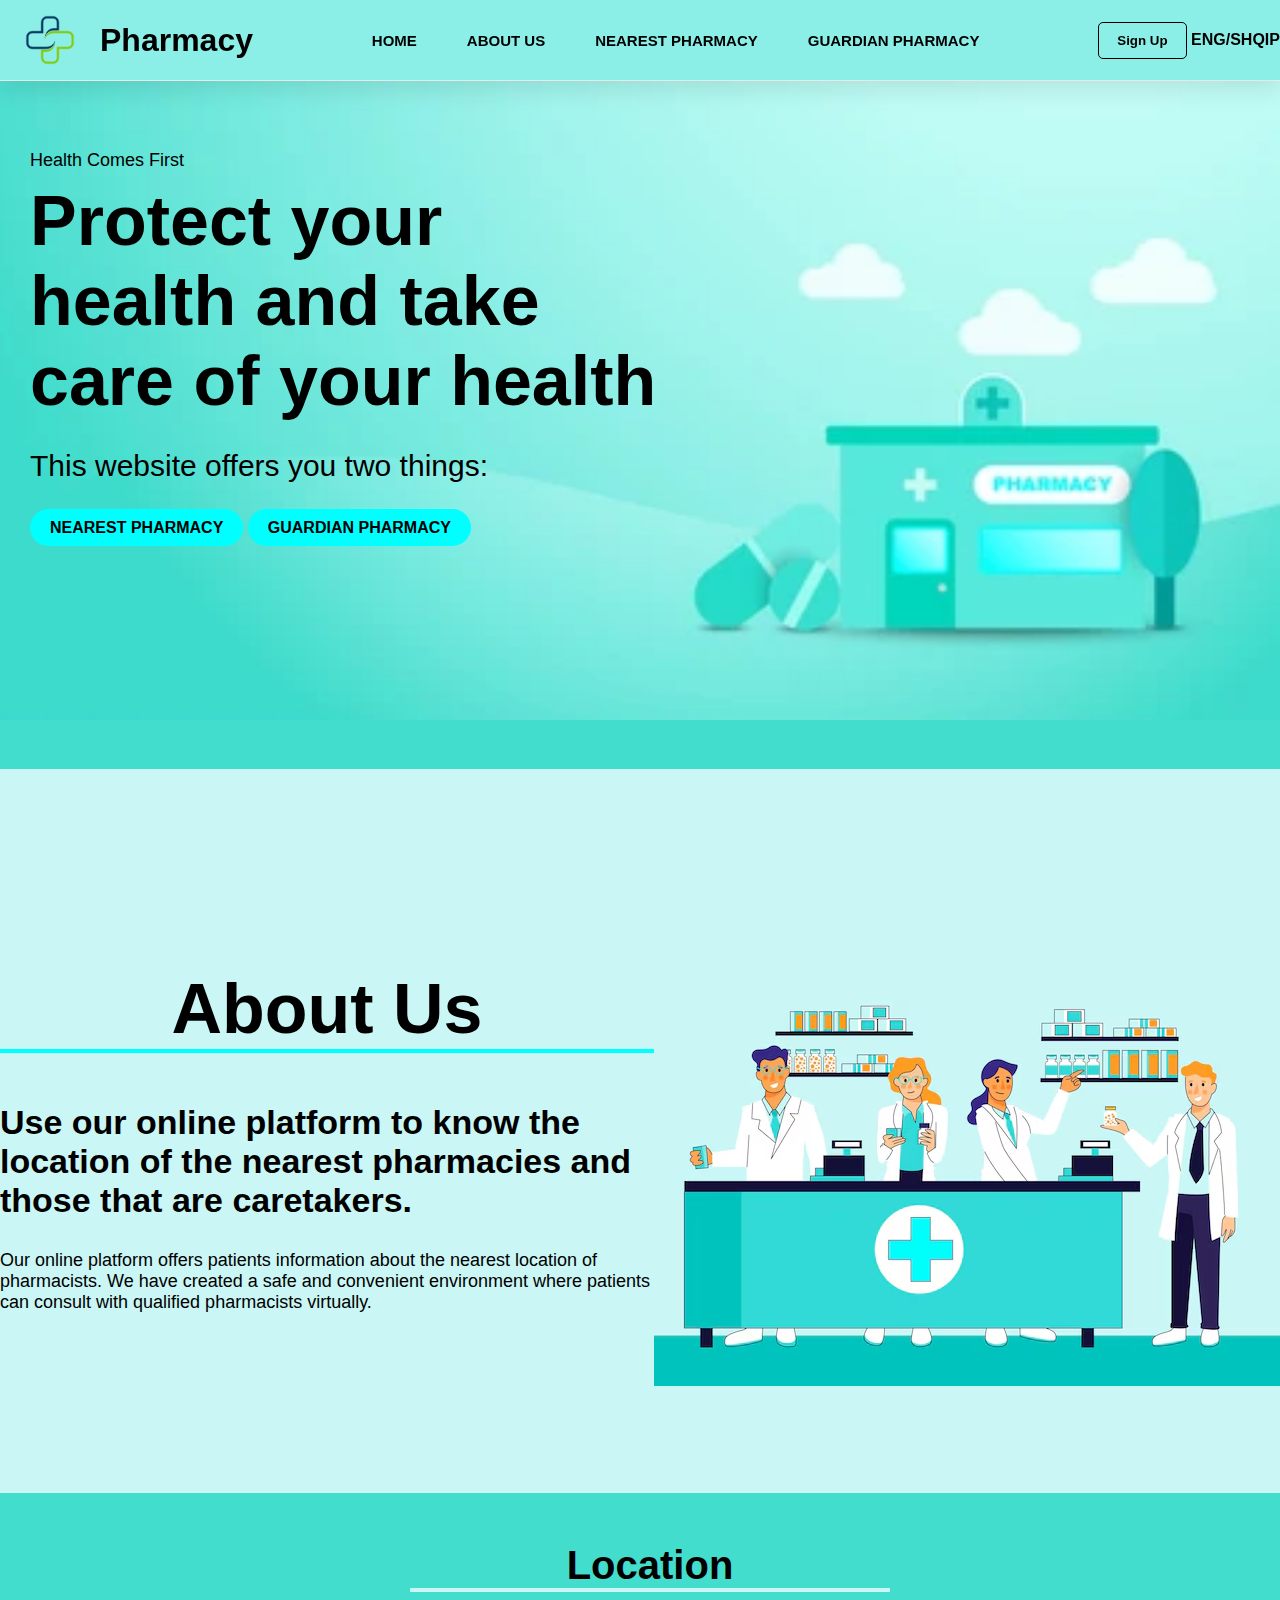
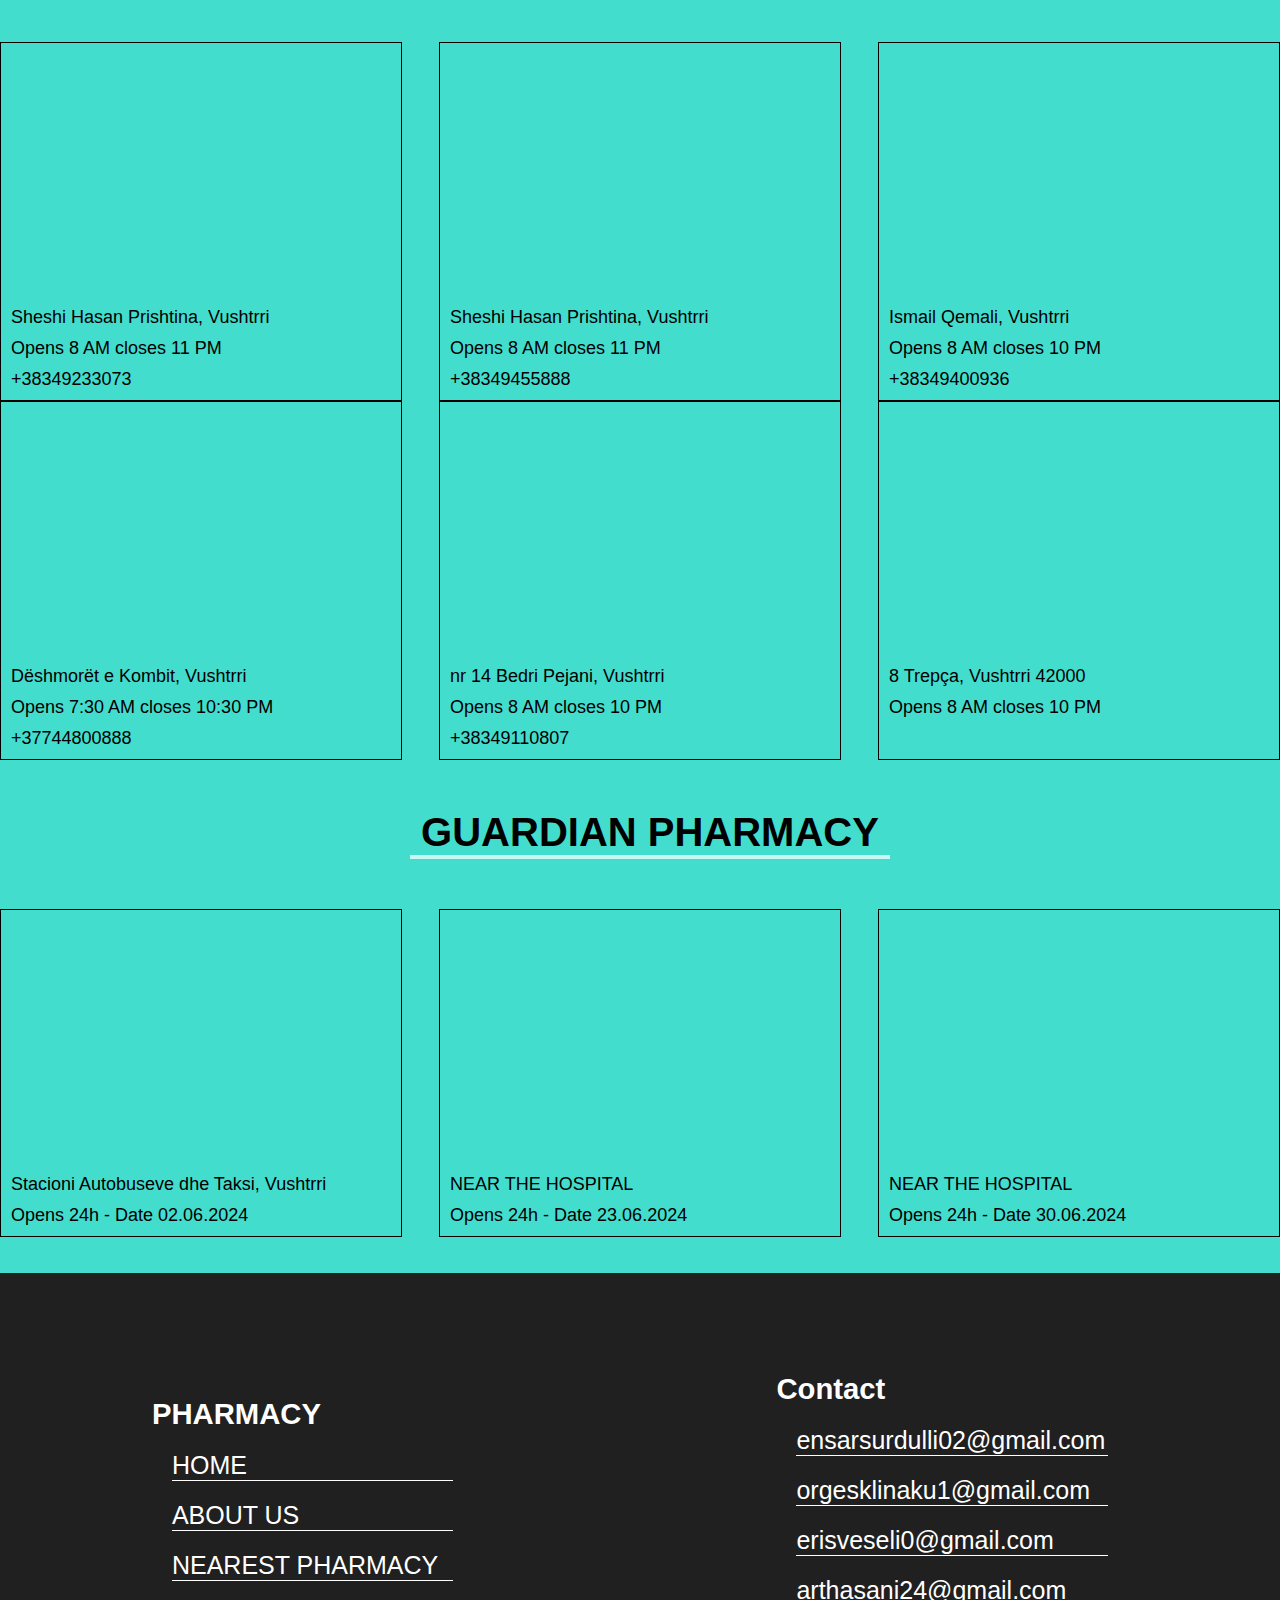
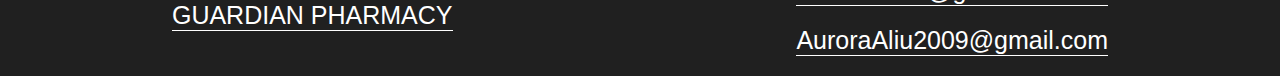
<file: index.html>
<!DOCTYPE html>
<html lang="en">

<head>
    <meta charset="UTF-8">
    <meta name="viewport" content="width=device-width, initial-scale=1.0">
    <title>Pharmacy</title>
    <link rel="stylesheet" href="style.css">
    <link rel="stylesheet" href="https://cdnjs.cloudflare.com/ajax/libs/font-awesome/6.5.2/css/all.min.css"
        integrity="sha512-SnH5WK+bZxgPHs44uWIX+LLJAJ9/2PkPKZ5QiAj6Ta86w+fsb2TkcmfRyVX3pBnMFcV7oQPJkl9QevSCWr3W6A=="
        crossorigin="anonymous" referrerpolicy="no-referrer" />
    <link rel="preconnect" href="https://fonts.googleapis.com">
    <link rel="preconnect" href="https://fonts.gstatic.com" crossorigin>
    <link
        href="https://fonts.googleapis.com/css2?family=Poppins:ital,wght@0,100;0,200;0,300;0,400;0,500;0,600;0,700;0,800;0,900;1,100;1,200;1,300;1,400;1,500;1,600;1,700;1,800;1,900&display=swap"
        rel="stylesheet">
</head>

</head>

<body>

    <div class="al">
        <header>
            <section class="navi" >
                <div class="container">
                    <div class="all">
                        <div class="nav">
                            <div class="logoja">
                                <h1 class="logo"><img width="100px" src="logos.png" alt=""> Pharmacy</h1>
                            </div>
                            <div class="nav-links">
                                <div class="menu">
                                    <ul>

                                        <li><a class="home" href="#home">HOME</a></li>
                                        <li><a href="#aboutus">ABOUT US</a></li>
                                        <li><a href="#nearest">NEAREST PHARMACY</a></li>
                                        <li><a href="#guardian">GUARDIAN PHARMACY</a></li>
                                    </ul>
                                </div>
                            </div>
                            <div class="sign-in">
                                <button><a href="sign.html">Sign Up</a></button>
                                <a href="index.html">ENG</a><span><a href="shqip.html">/SHQIP</a></span>
                           
                            </div>
                            <img class="icon" src="menu.svg" alt="">
                        </div>
                    </div>
                </div>
            </section>
        </header>
        <section class="banneri" id="home">
            <div class="container">
                <div class="bll">
                    <div class="banner">
                        <div class="banner-left">
                            <span><i class="fa-solid fa-heart"></i>Health Comes First</span>
                            <h1>Protect your health 
                                and take care of your health</h1>
                            <br>
                            <p>This website offers you two things:</p>
                            <br><br>
                            <div class="aja">
                            <a class="teaferta" href="#nearest">NEAREST PHARMACY</a>

                            <a class="kujdestare" href="#guardian">GUARDIAN PHARMACY</a>
                        </div>
                    </div>
                        <div class="banner-right">

                        </div>
                    </div>
                </div>
            </div>
        </section>
        <section class="aboutus" id="aboutus">
            <div class="container">
                <div class="teall">
                    <div class="left">
                        <h1>About <span>Us</span></h1>
                        <h3>Use our online platform to know the location of the nearest pharmacies and those that are
                            caretakers.</h3>
                        <p>Our online platform offers patients information about the nearest location of pharmacists. We
                            have created a safe and convenient environment where patients can consult with qualified
                            pharmacists virtually. </p>
                    </div>
                    <div class="right">
                        <img src="bak.png" alt="">
                    </div>
                </div>

            </div>
        </section>
        <section class="nearest" id="nearest">
            <div class="container">

                <div class="cll">
                    <h1>Location</h1>

                    <div class="tegjitha">

                        <div class="epara">
                            <iframe
                                src="https://www.google.com/maps/embed?pb=!1m18!1m12!1m3!1d5153.799921110508!2d20.957899726175093!3d42.82329209306952!2m3!1f0!2f0!3f0!3m2!1i1024!2i768!4f13.1!3m3!1m2!1s0x13535b5b58040a3f%3A0xc9492e74fc6580d7!2sBlerta%20Pharm%20Vushtrri!5e1!3m2!1sen!2s!4v1718828304309!5m2!1sen!2s"
                                width="400" height="250" style="border:0;" allowfullscreen="" loading="lazy"
                                referrerpolicy="no-referrer-when-downgrade"></iframe>
                            <p><i class="fa-solid fa-location-dot"></i>Sheshi Hasan Prishtina, Vushtrri </p>
                            <p><i class="fa-regular fa-clock"></i> Opens 8 AM closes 11 PM</p>
                            <p><i class="fa-solid fa-phone"></i> +38349233073</p>
                        </div>
                        <div class="epara">
                            <iframe
                                src="https://www.google.com/maps/embed?pb=!1m18!1m12!1m3!1d5153.799921110508!2d20.957899726175093!3d42.82329209306952!2m3!1f0!2f0!3f0!3m2!1i1024!2i768!4f13.1!3m3!1m2!1s0x13535b5ebcbab1f1%3A0xc0b804ca503e464!2sHUMANA-V%2C%20Vushtrri!5e1!3m2!1sen!2s!4v1718828211335!5m2!1sen!2s"
                                width="400" height="250" style="border:0;" allowfullscreen="" loading="lazy"
                                referrerpolicy="no-referrer-when-downgrade"></iframe>
                            <p><i class="fa-solid fa-location-dot"></i> Sheshi Hasan Prishtina, Vushtrri </p>
                            <p><i class="fa-regular fa-clock"></i> Opens 8 AM closes 11 PM</p>
                            <p><i class="fa-solid fa-phone"></i> +38349455888</p>
                        </div>
                        <div class="epara">
                            <iframe
                                src="https://www.google.com/maps/embed?pb=!1m18!1m12!1m3!1d5153.726551900084!2d20.95783798164382!3d42.824172199999985!2m3!1f0!2f0!3f0!3m2!1i1024!2i768!4f13.1!3m3!1m2!1s0x13535b92250d664b%3A0x1dbcb8a9d98c9d73!2sBarnatore%20%22BLINI%22!5e1!3m2!1sen!2s!4v1718828410455!5m2!1sen!2s"
                                width="400" height="250" style="border:0;" allowfullscreen="" loading="lazy"
                                referrerpolicy="no-referrer-when-downgrade"></iframe>
                            <p><i class="fa-solid fa-location-dot"></i>Ismail Qemali, Vushtrri </p>
                            <p><i class="fa-regular fa-clock"></i> Opens 8 AM closes 10 PM</p>
                            <p><i class="fa-solid fa-phone"></i> +38349400936</p>
                        </div>
                    </div>
                    <div class="first">
                        <div class="edyta">
                            <iframe
                                src="https://www.google.com/maps/embed?pb=!1m18!1m12!1m3!1d5154.175906311222!2d20.97226598164382!3d42.8187817!2m3!1f0!2f0!3f0!3m2!1i1024!2i768!4f13.1!3m3!1m2!1s0x13535b8d2167ceff%3A0x76d5c619fbef2f9b!2sBarnatore%20Pentagon!5e1!3m2!1sen!2s!4v1718828457619!5m2!1sen!2s"
                                width="400" height="250" style="border:0;" allowfullscreen="" loading="lazy"
                                referrerpolicy="no-referrer-when-downgrade"></iframe>
                            <p><i class="fa-solid fa-location-dot"></i>Dëshmorët e Kombit, Vushtrri </p>
                            <p><i class="fa-regular fa-clock"></i> Opens 7:30 AM closes 10:30 PM</p>
                            <p><i class="fa-solid fa-phone"></i> +37744800888</p>
                        </div>
                        <div class="edyta">
                            <iframe
                                src="https://www.google.com/maps/embed?pb=!1m18!1m12!1m3!1d5153.726551900084!2d20.95783798164382!3d42.824172199999985!2m3!1f0!2f0!3f0!3m2!1i1024!2i768!4f13.1!3m3!1m2!1s0x13535bd3529d19ef%3A0x9b336231251e1023!2sFLORINA%20pharmacy!5e1!3m2!1sen!2s!4v1718828386375!5m2!1sen!2s"
                                width="400" height="250" style="border:0;" allowfullscreen="" loading="lazy"
                                referrerpolicy="no-referrer-when-downgrade"></iframe>
                            <p><i class="fa-solid fa-location-dot"></i>nr 14 Bedri Pejani, Vushtrri </p>
                            <p><i class="fa-regular fa-clock"></i> Opens 8 AM closes 10 PM</p>
                            <p><i class="fa-solid fa-phone"></i> +38349110807</p>
                        </div>
                        <div class="edyta">
                            <iframe
                                src="https://www.google.com/maps/embed?pb=!1m18!1m12!1m3!1d5153.048178335148!2d20.95734528164382!3d42.832309!2m3!1f0!2f0!3f0!3m2!1i1024!2i768!4f13.1!3m3!1m2!1s0x13535b6b0eb8c5bf%3A0xf81326031cdd9dab!2sMarana%20Pharmacy!5e1!3m2!1sen!2s!4v1718828358478!5m2!1sen!2s"
                                width="400" height="250" style="border:0;" allowfullscreen="" loading="lazy"
                                referrerpolicy="no-referrer-when-downgrade"></iframe>
                            <p><i class="fa-solid fa-location-dot"></i>8 Trepça, Vushtrri 42000 </p>
                            <p><i class="fa-regular fa-clock"></i> Opens 8 AM closes 10 PM</p>
                        </div>
                    </div>
                     <h1 id="guardian">GUARDIAN PHARMACY</h1>
                     <div class="tegjitha">
                     <div class="edyta">
                        <iframe src="https://www.google.com/maps/embed?pb=!1m18!1m12!1m3!1d2557.705645061568!2d20.97804541723244!3d42.81618391686082!2m3!1f0!2f0!3f0!3m2!1i1024!2i768!4f13.1!3m3!1m2!1s0x13535b966b4125cb%3A0x32c88ad56446626c!2sBarnatore!5e1!3m2!1sen!2s!4v1718829829140!5m2!1sen!2s" width="400" height="250" style="border:0;" allowfullscreen="" loading="lazy" referrerpolicy="no-referrer-when-downgrade"></iframe>
                        <p><i class="fa-solid fa-location-dot"></i>Stacioni Autobuseve dhe Taksi, Vushtrri </p>
                        <p><i class="fa-regular fa-clock"></i> Opens 24h - Date 02.06.2024</p>
                    </div>
                    <div class="edyta">
                        <iframe
                                src="https://www.google.com/maps/embed?pb=!1m18!1m12!1m3!1d5153.726551900084!2d20.95783798164382!3d42.824172199999985!2m3!1f0!2f0!3f0!3m2!1i1024!2i768!4f13.1!3m3!1m2!1s0x13535bd3529d19ef%3A0x9b336231251e1023!2sFLORINA%20pharmacy!5e1!3m2!1sen!2s!4v1718828386375!5m2!1sen!2s"
                                width="400" height="250" style="border:0;" allowfullscreen="" loading="lazy"
                                referrerpolicy="no-referrer-when-downgrade"></iframe>
                        <p><i class="fa-solid fa-location-dot"></i>NEAR THE HOSPITAL  </p>
                        <p><i class="fa-regular fa-clock"></i> Opens 24h - Date 23.06.2024</p>
                    </div>
                    <div class="edyta">
                        <iframe src="https://www.google.com/maps/embed?pb=!1m18!1m12!1m3!1d4339.385526343615!2d20.976593038645678!3d42.817318224635244!2m3!1f0!2f0!3f0!3m2!1i1024!2i768!4f13.1!3m3!1m2!1s0x13535b8d2167ceff%3A0x76d5c619fbef2f9b!2sBarnatore%20Pentagon!5e1!3m2!1sen!2s!4v1718830171373!5m2!1sen!2s" width="400" height="250" style="border:0;" allowfullscreen="" loading="lazy" referrerpolicy="no-referrer-when-downgrade"></iframe>
                        <p><i class="fa-solid fa-location-dot"></i>NEAR THE HOSPITAL  </p>
                        <p><i class="fa-regular fa-clock"></i> Opens 24h - Date 30.06.2024</p>
                    </div>
                    </div>
                </div>


            </div>
            <br><br>
            <footer>
                <div class="container">
                  <div class="tegjith">
                
                     <div class="majt2">
                  <h3>PHARMACY</h3>
                  <a href="#home">HOME</a>
                  <a href="#aboutus">ABOUT US</a>
                  <a href="#nearest">NEAREST PHARMACY</a>
                  <a href="#guardian">GUARDIAN PHARMACY</a>
                     </div>
                
                     <div class="majt4">
                      <h3>Contact</h3>
                      <p>ensarsurdulli02@gmail.com</p>
                      <p>orgesklinaku1@gmail.com</p>
                      <p>erisveseli0@gmail.com</p>
                      <p>arthasani24@gmail.com</p>
                      <p>AuroraAliu2009@gmail.com</p>
                     </div>
                  </div>
                </div>
              </footer>
        </section>
    </div>

</body>

</html>
</file>
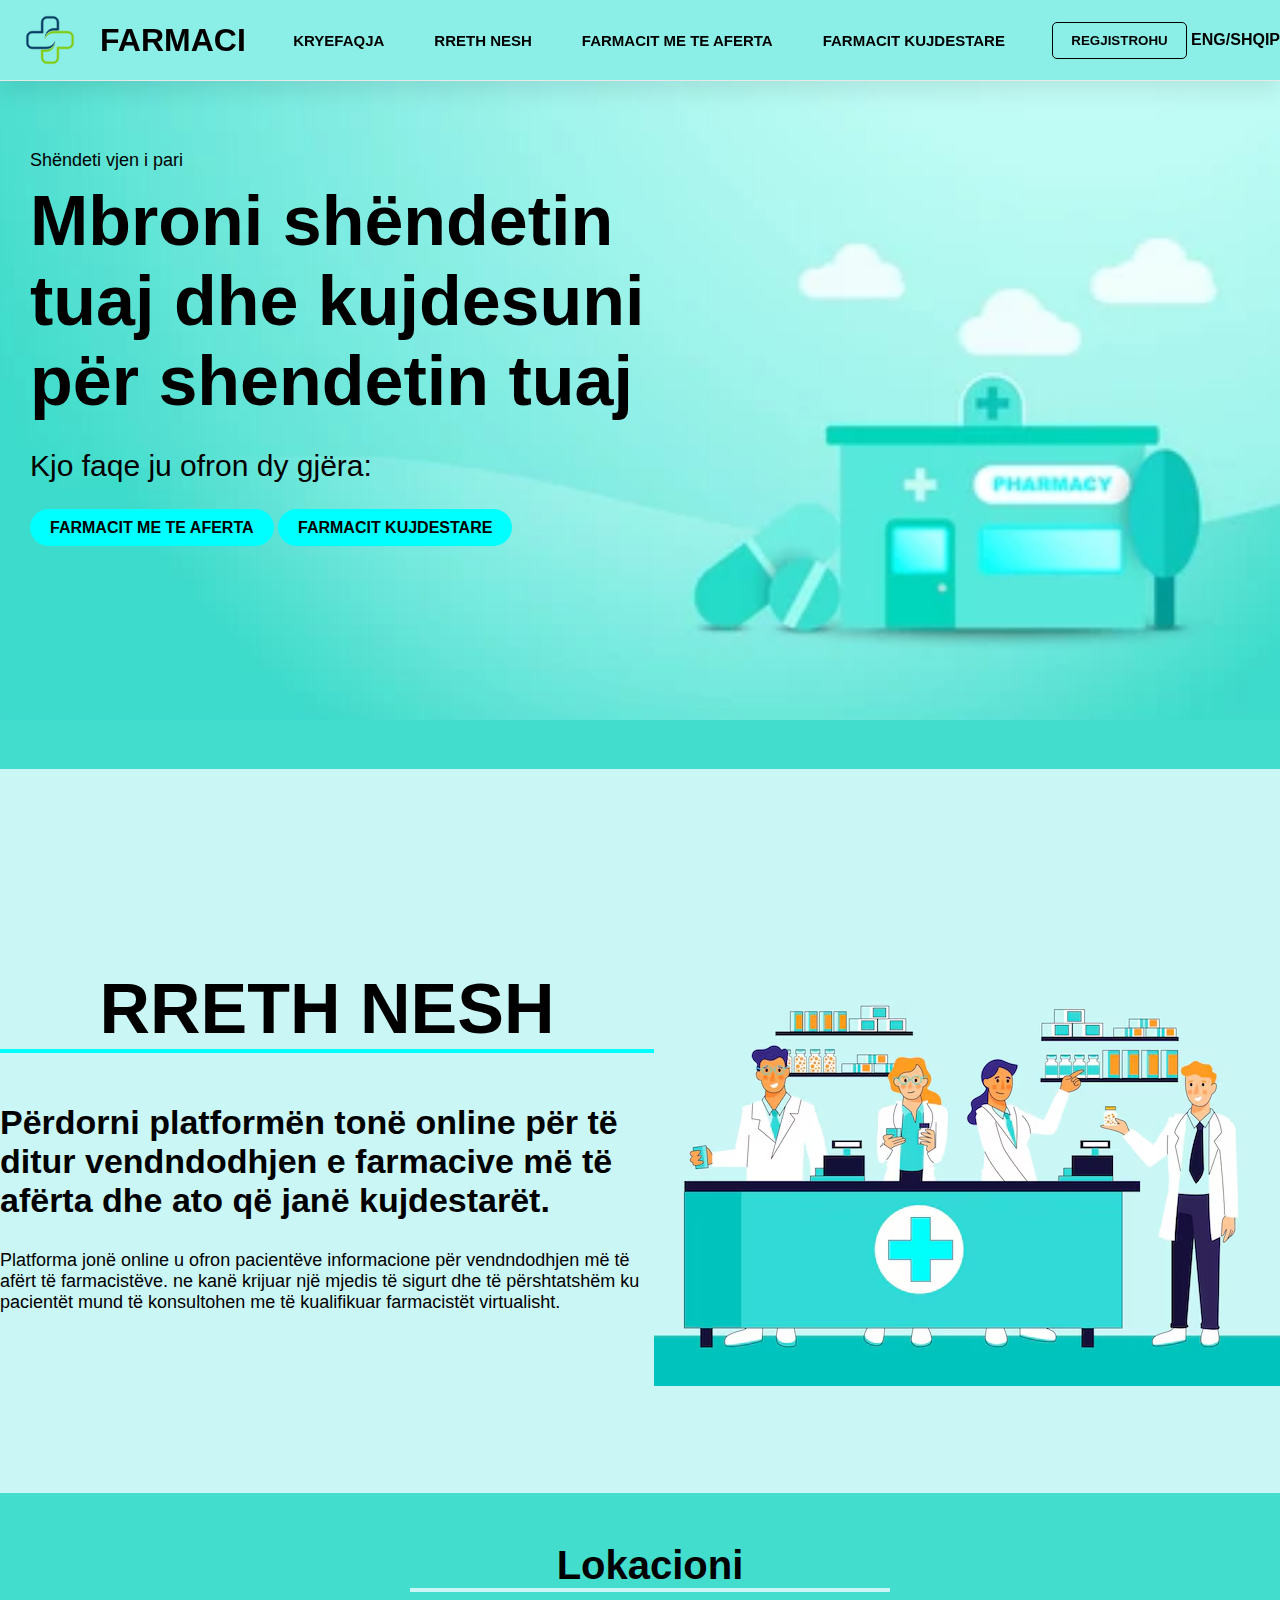
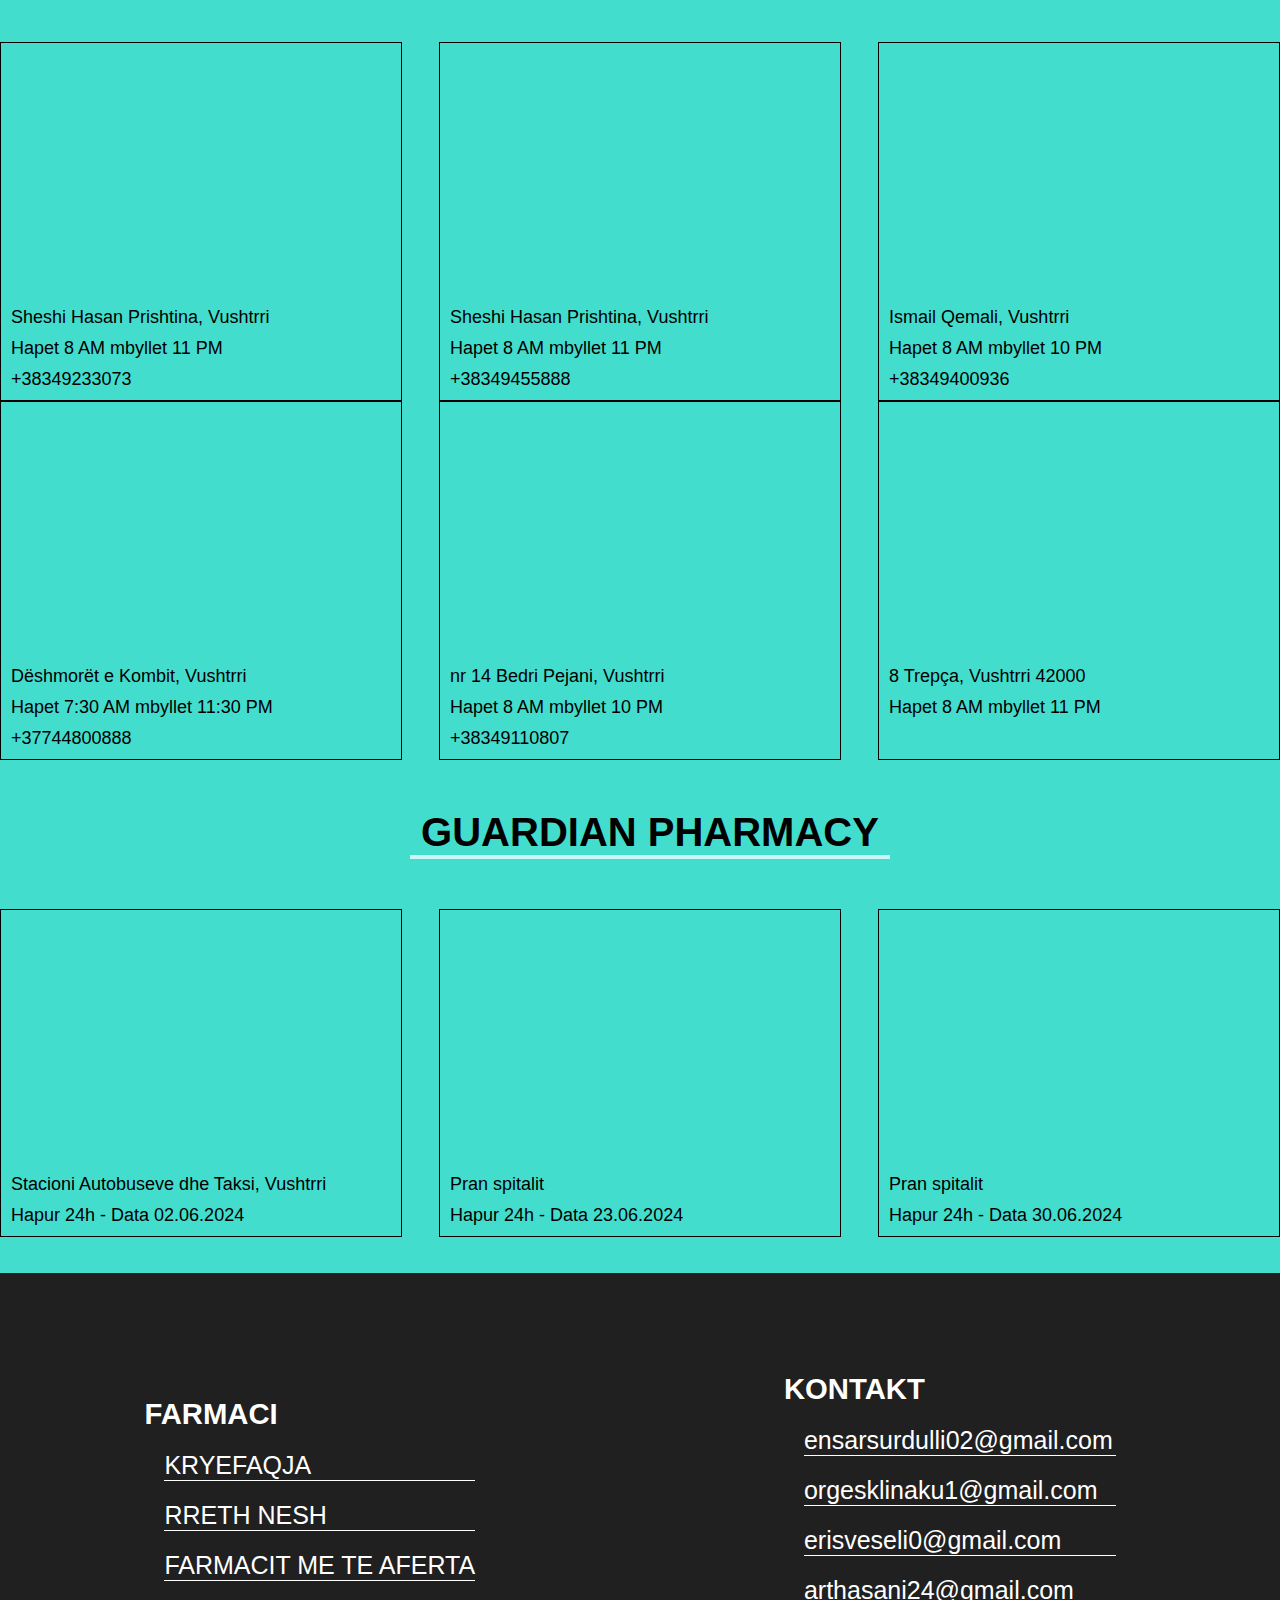
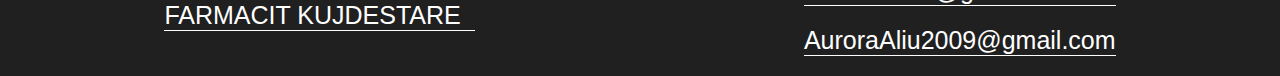
<file: shqip.html>
<!DOCTYPE html>
<html lang="en">

<head>
    <meta charset="UTF-8">
    <meta name="viewport" content="width=device-width, initial-scale=1.0">
    <title>Pharmacy</title>
    <link rel="stylesheet" href="style.css">
    <link rel="stylesheet" href="https://cdnjs.cloudflare.com/ajax/libs/font-awesome/6.5.2/css/all.min.css"
        integrity="sha512-SnH5WK+bZxgPHs44uWIX+LLJAJ9/2PkPKZ5QiAj6Ta86w+fsb2TkcmfRyVX3pBnMFcV7oQPJkl9QevSCWr3W6A=="
        crossorigin="anonymous" referrerpolicy="no-referrer" />
    <link rel="preconnect" href="https://fonts.googleapis.com">
    <link rel="preconnect" href="https://fonts.gstatic.com" crossorigin>
    <link
        href="https://fonts.googleapis.com/css2?family=Poppins:ital,wght@0,100;0,200;0,300;0,400;0,500;0,600;0,700;0,800;0,900;1,100;1,200;1,300;1,400;1,500;1,600;1,700;1,800;1,900&display=swap"
        rel="stylesheet">
</head>

</head>

<body>

    <div class="al">
        <header>
            <section class="navi">
                <div class="container">
                    <div class="all">
                        <div class="nav">
                            <div class="logoja">
                                <h1 class="logo"><img width="100px" src="logos.png" alt="">FARMACI</h1>
                            </div>
                            <div class="nav-links">
                                <div class="menu">
                                    <ul>

                                        <li><a class="home" href="#home">KRYEFAQJA</a></li>
                                        <li><a href="#aboutus">RRETH NESH</a></li>
                                        <li><a href="#nearest">FARMACIT ME TE AFERTA</a></li>
                                        <li><a href="#guardian">FARMACIT KUJDESTARE</a></li>
                                    </ul>
                                </div>
                            </div>
                            <div class="sign-in">
                                <button><a href="sign.html">REGJISTROHU</a></button>
                                <a href="index.html">ENG</a><span><a href="shqip.html">/SHQIP</a></span>
                              
                            </div>
                            <img class="icon" src="menu.svg" alt="">
                        </div>
                    </div>
                </div>
            </section>
        </header>
        <section class="banneri" id="home">
            <div class="container">
                <div class="bll">
                    <div class="banner">
                        <div class="banner-left">
                            <span><i class="fa-solid fa-heart"></i>Shëndeti vjen i pari</span>
                            <h1>Mbroni shëndetin tuaj
                                dhe kujdesuni për  shendetin tuaj</h1>
                            <br>
                            <p>Kjo faqe ju ofron dy gjëra:</p>
                            <br><br>
                            <div class="aja">
                            <a class="teaferta" href="#nearest">FARMACIT ME TE AFERTA</a>

                            <a class="kujdestare" href="#guardian">FARMACIT KUJDESTARE</a>
                        </div>
                        </div>
                        <div class="banner-right">

                        </div>
                    </div>
                </div>
            </div>
        </section>
        <section class="aboutus" id="aboutus">
            <div class="container">
                <div class="teall">
                    <div class="left">
                        <h1>RRETH <span>NESH</span></h1>
                        <h3>Përdorni platformën tonë online për të ditur vendndodhjen e farmacive më të afërta dhe ato që janë
                            kujdestarët.</h3>
                        <p>Platforma jonë online u ofron pacientëve informacione për vendndodhjen më të afërt të farmacistëve. ne
                            kanë krijuar një mjedis të sigurt dhe të përshtatshëm ku pacientët mund të konsultohen me të kualifikuar
                            farmacistët virtualisht. </p>
                    </div>
                    <div class="right">
                        <img src="bak.png" alt="">
                    </div>
                </div>

            </div>
        </section>
        <section class="nearest" id="nearest">
            <div class="container">

                <div class="cll">
                    <h1>Lokacioni</h1>

                    <div class="tegjitha">

                        <div class="epara">
                            <iframe
                                src="https://www.google.com/maps/embed?pb=!1m18!1m12!1m3!1d5153.799921110508!2d20.957899726175093!3d42.82329209306952!2m3!1f0!2f0!3f0!3m2!1i1024!2i768!4f13.1!3m3!1m2!1s0x13535b5b58040a3f%3A0xc9492e74fc6580d7!2sBlerta%20Pharm%20Vushtrri!5e1!3m2!1sen!2s!4v1718828304309!5m2!1sen!2s"
                                width="400" height="250" style="border:0;" allowfullscreen="" loading="lazy"
                                referrerpolicy="no-referrer-when-downgrade"></iframe>
                            <p><i class="fa-solid fa-location-dot"></i>Sheshi Hasan Prishtina, Vushtrri </p>
                            <p><i class="fa-regular fa-clock"></i> Hapet 8 AM mbyllet 11 PM</p>
                            <p><i class="fa-solid fa-phone"></i> +38349233073</p>
                        </div>
                        <div class="epara">
                            <iframe
                                src="https://www.google.com/maps/embed?pb=!1m18!1m12!1m3!1d5153.799921110508!2d20.957899726175093!3d42.82329209306952!2m3!1f0!2f0!3f0!3m2!1i1024!2i768!4f13.1!3m3!1m2!1s0x13535b5ebcbab1f1%3A0xc0b804ca503e464!2sHUMANA-V%2C%20Vushtrri!5e1!3m2!1sen!2s!4v1718828211335!5m2!1sen!2s"
                                width="400" height="250" style="border:0;" allowfullscreen="" loading="lazy"
                                referrerpolicy="no-referrer-when-downgrade"></iframe>
                            <p><i class="fa-solid fa-location-dot"></i> Sheshi Hasan Prishtina, Vushtrri </p>
                            <p><i class="fa-regular fa-clock"></i> Hapet 8 AM mbyllet 11 PM</p>
                            <p><i class="fa-solid fa-phone"></i> +38349455888</p>
                        </div>
                        <div class="epara">
                            <iframe
                                src="https://www.google.com/maps/embed?pb=!1m18!1m12!1m3!1d5153.726551900084!2d20.95783798164382!3d42.824172199999985!2m3!1f0!2f0!3f0!3m2!1i1024!2i768!4f13.1!3m3!1m2!1s0x13535b92250d664b%3A0x1dbcb8a9d98c9d73!2sBarnatore%20%22BLINI%22!5e1!3m2!1sen!2s!4v1718828410455!5m2!1sen!2s"
                                width="400" height="250" style="border:0;" allowfullscreen="" loading="lazy"
                                referrerpolicy="no-referrer-when-downgrade"></iframe>
                            <p><i class="fa-solid fa-location-dot"></i>Ismail Qemali, Vushtrri </p>
                            <p><i class="fa-regular fa-clock"></i>Hapet 8 AM mbyllet 10 PM</p>
                            <p><i class="fa-solid fa-phone"></i> +38349400936</p>
                        </div>
                    </div>
                    <div class="first">
                        <div class="edyta">
                            <iframe
                                src="https://www.google.com/maps/embed?pb=!1m18!1m12!1m3!1d5154.175906311222!2d20.97226598164382!3d42.8187817!2m3!1f0!2f0!3f0!3m2!1i1024!2i768!4f13.1!3m3!1m2!1s0x13535b8d2167ceff%3A0x76d5c619fbef2f9b!2sBarnatore%20Pentagon!5e1!3m2!1sen!2s!4v1718828457619!5m2!1sen!2s"
                                width="400" height="250" style="border:0;" allowfullscreen="" loading="lazy"
                                referrerpolicy="no-referrer-when-downgrade"></iframe>
                            <p><i class="fa-solid fa-location-dot"></i>Dëshmorët e Kombit, Vushtrri </p>
                            <p><i class="fa-regular fa-clock"></i> Hapet 7:30 AM mbyllet 11:30 PM</p>
                            <p><i class="fa-solid fa-phone"></i> +37744800888</p>
                        </div>
                        <div class="edyta">
                            <iframe
                                src="https://www.google.com/maps/embed?pb=!1m18!1m12!1m3!1d5153.726551900084!2d20.95783798164382!3d42.824172199999985!2m3!1f0!2f0!3f0!3m2!1i1024!2i768!4f13.1!3m3!1m2!1s0x13535bd3529d19ef%3A0x9b336231251e1023!2sFLORINA%20pharmacy!5e1!3m2!1sen!2s!4v1718828386375!5m2!1sen!2s"
                                width="400" height="250" style="border:0;" allowfullscreen="" loading="lazy"
                                referrerpolicy="no-referrer-when-downgrade"></iframe>
                            <p><i class="fa-solid fa-location-dot"></i>nr 14 Bedri Pejani, Vushtrri </p>
                            <p><i class="fa-regular fa-clock"></i> Hapet 8 AM mbyllet 10 PM</p>
                            <p><i class="fa-solid fa-phone"></i> +38349110807</p>
                        </div>
                        <div class="edyta">
                            <iframe
                                src="https://www.google.com/maps/embed?pb=!1m18!1m12!1m3!1d5153.048178335148!2d20.95734528164382!3d42.832309!2m3!1f0!2f0!3f0!3m2!1i1024!2i768!4f13.1!3m3!1m2!1s0x13535b6b0eb8c5bf%3A0xf81326031cdd9dab!2sMarana%20Pharmacy!5e1!3m2!1sen!2s!4v1718828358478!5m2!1sen!2s"
                                width="400" height="250" style="border:0;" allowfullscreen="" loading="lazy"
                                referrerpolicy="no-referrer-when-downgrade"></iframe>
                            <p><i class="fa-solid fa-location-dot"></i>8 Trepça, Vushtrri 42000 </p>
                            <p><i class="fa-regular fa-clock"></i> Hapet 8 AM mbyllet 11 PM</p>
                        </div>
                    </div>
                     <h1 id="guardian">GUARDIAN PHARMACY</h1>
                     <div class="tegjitha">
                     <div class="edyta">
                        <iframe src="https://www.google.com/maps/embed?pb=!1m18!1m12!1m3!1d2557.705645061568!2d20.97804541723244!3d42.81618391686082!2m3!1f0!2f0!3f0!3m2!1i1024!2i768!4f13.1!3m3!1m2!1s0x13535b966b4125cb%3A0x32c88ad56446626c!2sBarnatore!5e1!3m2!1sen!2s!4v1718829829140!5m2!1sen!2s" width="400" height="250" style="border:0;" allowfullscreen="" loading="lazy" referrerpolicy="no-referrer-when-downgrade"></iframe>
                        <p><i class="fa-solid fa-location-dot"></i>Stacioni Autobuseve dhe Taksi, Vushtrri </p>
                        <p><i class="fa-regular fa-clock"></i> Hapur 24h - Data 02.06.2024</p>
                    </div>
                    <div class="edyta">
                        <iframe
                                src="https://www.google.com/maps/embed?pb=!1m18!1m12!1m3!1d5153.726551900084!2d20.95783798164382!3d42.824172199999985!2m3!1f0!2f0!3f0!3m2!1i1024!2i768!4f13.1!3m3!1m2!1s0x13535bd3529d19ef%3A0x9b336231251e1023!2sFLORINA%20pharmacy!5e1!3m2!1sen!2s!4v1718828386375!5m2!1sen!2s"
                                width="400" height="250" style="border:0;" allowfullscreen="" loading="lazy"
                                referrerpolicy="no-referrer-when-downgrade"></iframe>
                        <p><i class="fa-solid fa-location-dot"></i>Pran spitalit  </p>
                        <p><i class="fa-regular fa-clock"></i>  Hapur 24h - Data 23.06.2024</p>
                    </div>
                    <div class="edyta">
                        <iframe src="https://www.google.com/maps/embed?pb=!1m18!1m12!1m3!1d4339.385526343615!2d20.976593038645678!3d42.817318224635244!2m3!1f0!2f0!3f0!3m2!1i1024!2i768!4f13.1!3m3!1m2!1s0x13535b8d2167ceff%3A0x76d5c619fbef2f9b!2sBarnatore%20Pentagon!5e1!3m2!1sen!2s!4v1718830171373!5m2!1sen!2s" width="400" height="250" style="border:0;" allowfullscreen="" loading="lazy" referrerpolicy="no-referrer-when-downgrade"></iframe>
                        <p><i class="fa-solid fa-location-dot"></i>Pran spitalit  </p>
                        <p><i class="fa-regular fa-clock"></i>  Hapur 24h - Data 30.06.2024</p>
                    </div>
                    </div>
                </div>


            </div>
            <br><br>
            <footer>
                <div class="container">
                  <div class="tegjith">
                
                     <div class="majt2">
                  <h3>FARMACI</h3>
                  <a href="#home">KRYEFAQJA</a>
                  <a href="#aboutus">RRETH NESH</a>
                  <a href="#nearest">FARMACIT ME TE AFERTA</a>
                  <a href="#guardian">FARMACIT KUJDESTARE</a>
                     </div>
                
                     <div class="majt4">
                      <h3>KONTAKT</h3>
                      <p>ensarsurdulli02@gmail.com</p>
                      <p>orgesklinaku1@gmail.com</p>
                      <p>erisveseli0@gmail.com</p>
                      <p>arthasani24@gmail.com</p>
                      <p>AuroraAliu2009@gmail.com</p>
                     </div>
                  </div>
                </div>
              </footer>
        </section>
    </div>

</body>

</html>
</file>
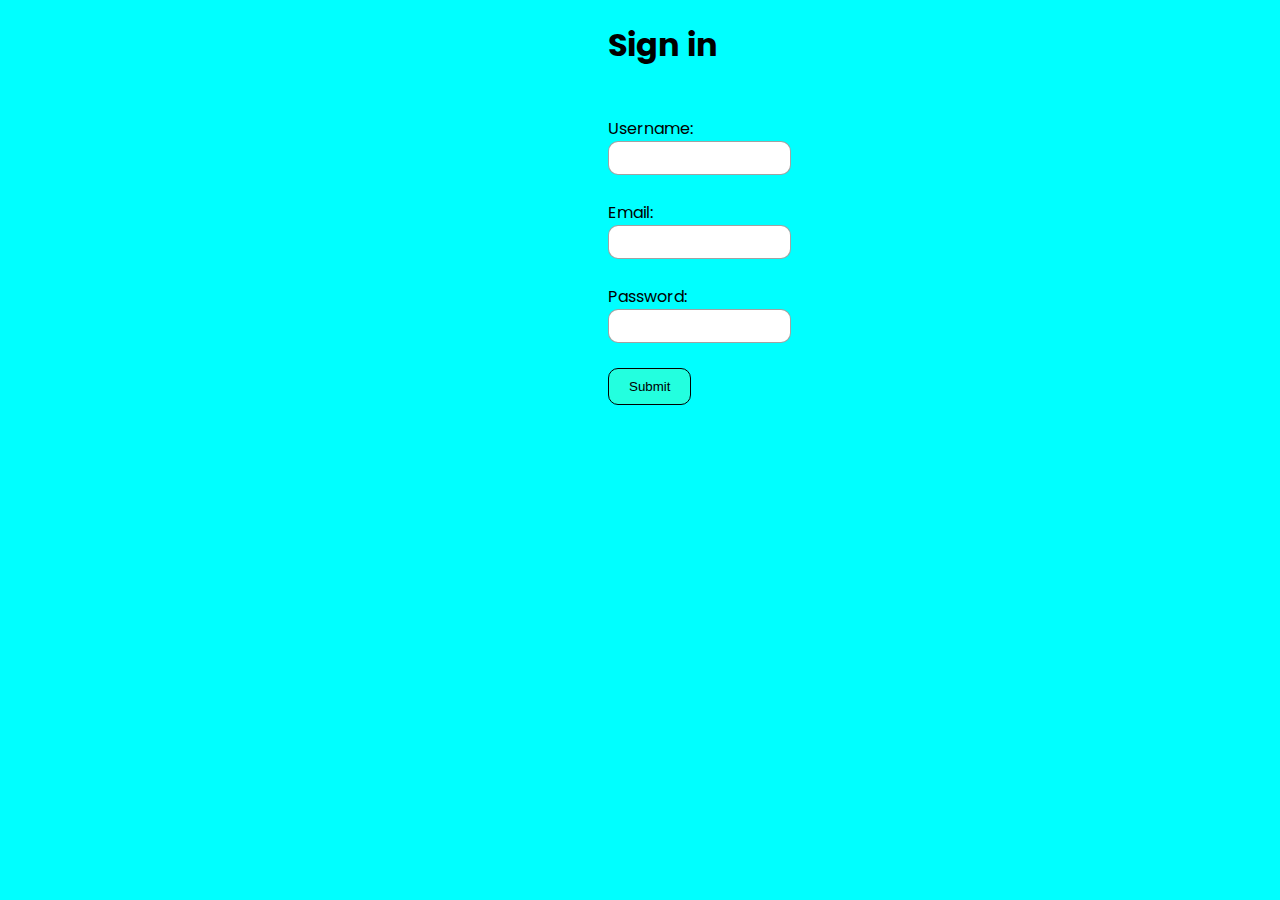
<file: sign.html>
<!DOCTYPE html>
<html lang="en">
<head>
    <meta charset="UTF-8">
    <meta name="viewport" content="width=device-width, initial-scale=1.0">
    <title>Document</title>
    <link rel="stylesheet" href="style (1).css">
    <link rel="preconnect" href="https://fonts.googleapis.com">
<link rel="preconnect" href="https://fonts.gstatic.com" crossorigin>
<link href="https://fonts.googleapis.com/css2?family=Poppins:ital,wght@0,100;0,200;0,300;0,400;0,500;0,600;0,700;0,800;0,
900;1,100;1,200;1,300;1,400;1,500;1,600;1,700;1,800;1,900&display=swap" rel="stylesheet">
</head>
<body>


    <div class="all">
        <div class="contanier">
            <div class="sign">
                <h1>Sign in</h1>
                <br>
                
                    <label for="username">Username:</label><br>
                    <input type="text" id="username" name="username"><br><br>
                    <label for="pwd">Email</label>:</label><br>
                    <input type="email" id="pwd" name="email"><br><br>
                    <label for="pwd">Password:</label><br>
                    <input type="password" id="pwd" name="pwd"><br><br>
                   <button > <a href="index.html">Submit</a></button>
                
            </div>
        </div>
    </div>
    
</body>
</html>
</file>
<file: style.css>
*{
    margin: 0;
    padding: 0;
    font-family: "Montserrat", sans-serif;
  
}
body{
   background-color:  rgb(67 221 206);
}
header{
   border-bottom: 1px solid rgb(233, 233, 233);
   box-shadow: 0 0.5rem 1.5rem rgba(0, 0, 0, 0.1);
width: 100%;
   position: fixed;
   background-color: rgb(139 239 231);
   height:80px;
}
.container {
    max-width: 1300px;
    margin: auto;
}
.nav{
    display: flex;
    flex-direction: row;
    justify-content: space-between;
    align-items: center;

}
.nav .logoja h1 {
   display: flex;
    align-items: center;
    flex-direction: row;
}
.menu ul {

    display: flex;
gap: 50px;
    align-items: center;


}
.sign-in a{
   color: black;
  
   font-weight: 600;
}
.menu ul li {
    list-style: none;
    font-size: 15px;

}

.menu ul li a {
    font-family: "Open Sans", sans-serif;
    text-decoration: none;
    color: black;

    font-weight: bold;

}

.sign-in button {
   border-radius: 5px;
   border: none;
   padding: 10px 18px;
background-color: rgb(139 239 231);
   border: 1px solid black;
   color:white;
   font-weight: 700;
}

.al{
    background: url('bcg.png');
    background-position:bottom;
    background-size: cover;
    height: 80vh;
 }
.banner{
    display: flex;
    gap: 200px;
    padding-top: 150px;
    padding-left: 30px;
}

 .banner-left h1{
  font-size: 70px;
padding-block: 10px;
width: 60%;
 }
 .banneri{

    height: 85.45vh;
 }

 .banner-left p{
    font-size: 30px;
 }
 
 .banner-left span{
    gap: 10px;
    font-size: 18px;
 }
 .banner-left a{ 
   background-color: aqua;
   text-decoration: none;
   color: black;
   padding: 10px 20px;
   font-weight: 700;
   border-radius: 20px;
   transition: 0.4s ease-in-out;
 }
 .banner-left a:hover{
   background-color: rgb(25, 204, 144);
 }
.aboutus{
   
   background-color: rgb(202 246 245);
   height: 80.45vh;
}
.teall{
  padding-top: 200px;
   display: flex;

}
.left h1{
   text-align: center;
   font-size: 70px;
   border-bottom: 4px solid aqua;

}
.left h3{
   padding-top: 50px;
   padding-bottom: 30px;
   font-size: 34px;

}
.left p{
   font-size: 18px;
   font-weight: 500;
}
 .cll h1{
    font-size: 40px;
 text-align: center;
    margin:  50px;
    margin-left: 410px;
    width: 480px;
    border-bottom: 4px solid rgb(202 246 245);
 }

 .epara img{
  width: 300px;
  border-top-left-radius: 20px;
  border-top-right-radius: 20px;
  height: 200px;
 }
 .tegjitha{
  
   display: flex;
 

   justify-content: space-between;
 }

 .first{
  
   display: flex;
 

   justify-content: space-between;
 }

  .epara{
    border: 1px solid black;
width: 400px;
 }


 .epara i{
 color: black;
 font-size: 18px;

 }
 .epara p{
    font-size: 18px;
    margin: 10px 10px;
 } 
 .edyta{
   border: 1px solid black;
   width: 400px;
}


.edyta i{
color: black;
font-size: 18px;

}
.edyta p{
   font-size: 18px;
   margin: 10px 10px;
} 
a{text-decoration: none;
color: white;}
footer{

   background-color: #202020;
}
.tegjith{
   padding-top: 100px;
   display: flex;
 font-size: 25px;
   justify-content: space-around;
   color: white;
   align-items: center;
   
}
.majt4 p{
   margin: 20px;
   border-bottom:1px solid white ;
}
.majt2 a{
   margin: 20px;
display: flex;
flex-direction: column;
   color: #fff;
   border-bottom:1px solid white ;
}
.icon{
  width: 100px;
  height: 100px;
  display: none;
}
@media screen and (max-width: 430px) {
   .menu{
      display: none;
   }
   button{
      display: none;
   }
  .sign-in a{
   display: none;
  }
  
   .al{
    
   height: 10px;
   
   }
   .icon{
      display: block;
      width: 40px;
      height: 40px;
    
   
  }
  .banner-left h1{
   font-size: 30px;
 margin-left: 40px;
   width: 150%;
   text-align: center;
  }
  .banner-left span{
display: none;
 margin-left: 20px;

  }
  .banner-left p{
 margin-left: 40px;
 width: 150%;
   text-align: center;

  }
  .banner-left a{ 
   text-align: center;
   width: 100%;
  
 }
 .banneri{
   height: 85vh;
 }
 .aja{
   display: flex;
   width: 100%;
   flex-direction: column;
margin-left: 65px;
gap: 20px;
 }
 .teall{
   padding-top: 20px;
display: flex;
flex-direction: column;
 }
 .left h1{
   font-size: 35px;

text-align: center;
 }
 .left h3{
   padding-top: 10px;
   font-size: 25px;
   width: 100%;
   text-align: center;
   padding-bottom: 10px;
 }
 .left p{
   font-size: 14px;
   text-align: center;
   width: 100%;
 }
 .right img{width: 100%;
padding-top: 50px;}
.cll h1{
margin-left: 0;
text-align: left;
font-size: 30px;

}
.tegjitha{
   display: flex;
   flex-direction: column;
}
.first{
   display: flex;
   flex-direction: column;
}
.epara {
   width: 427px;
}
.epara iframe{
   width: 427px;
}
.edyta {
   width: 427px;
}
.edyta iframe{
   width: 427px;
}
.tegjith{
   font-size: 20px;
flex-direction: column;
}
.majt4 p{
   margin: 0px 0px 10px 10px;
}

}
</file>
<file: style (1).css>
.all {
    font-family: "Poppins", sans-serif;
   margin-left: 600px;

}


.sign input {
    border-radius: 10px;
   width: 26%;
   height: 30px;
    border: 1px solid rgba(147, 147, 147, 0.862);
}

.sign button {
  
    border-radius: 10px;
   background-color:   rgba(124, 255, 144, 0.287);
  
   padding: 10px 20px;
   border: none;
   border: 1px solid black;
   color: black;
}

body {
    width: 100%;
    background-color: aqua;
}
a{
    text-decoration: none;
    color: black;
}
</file>
